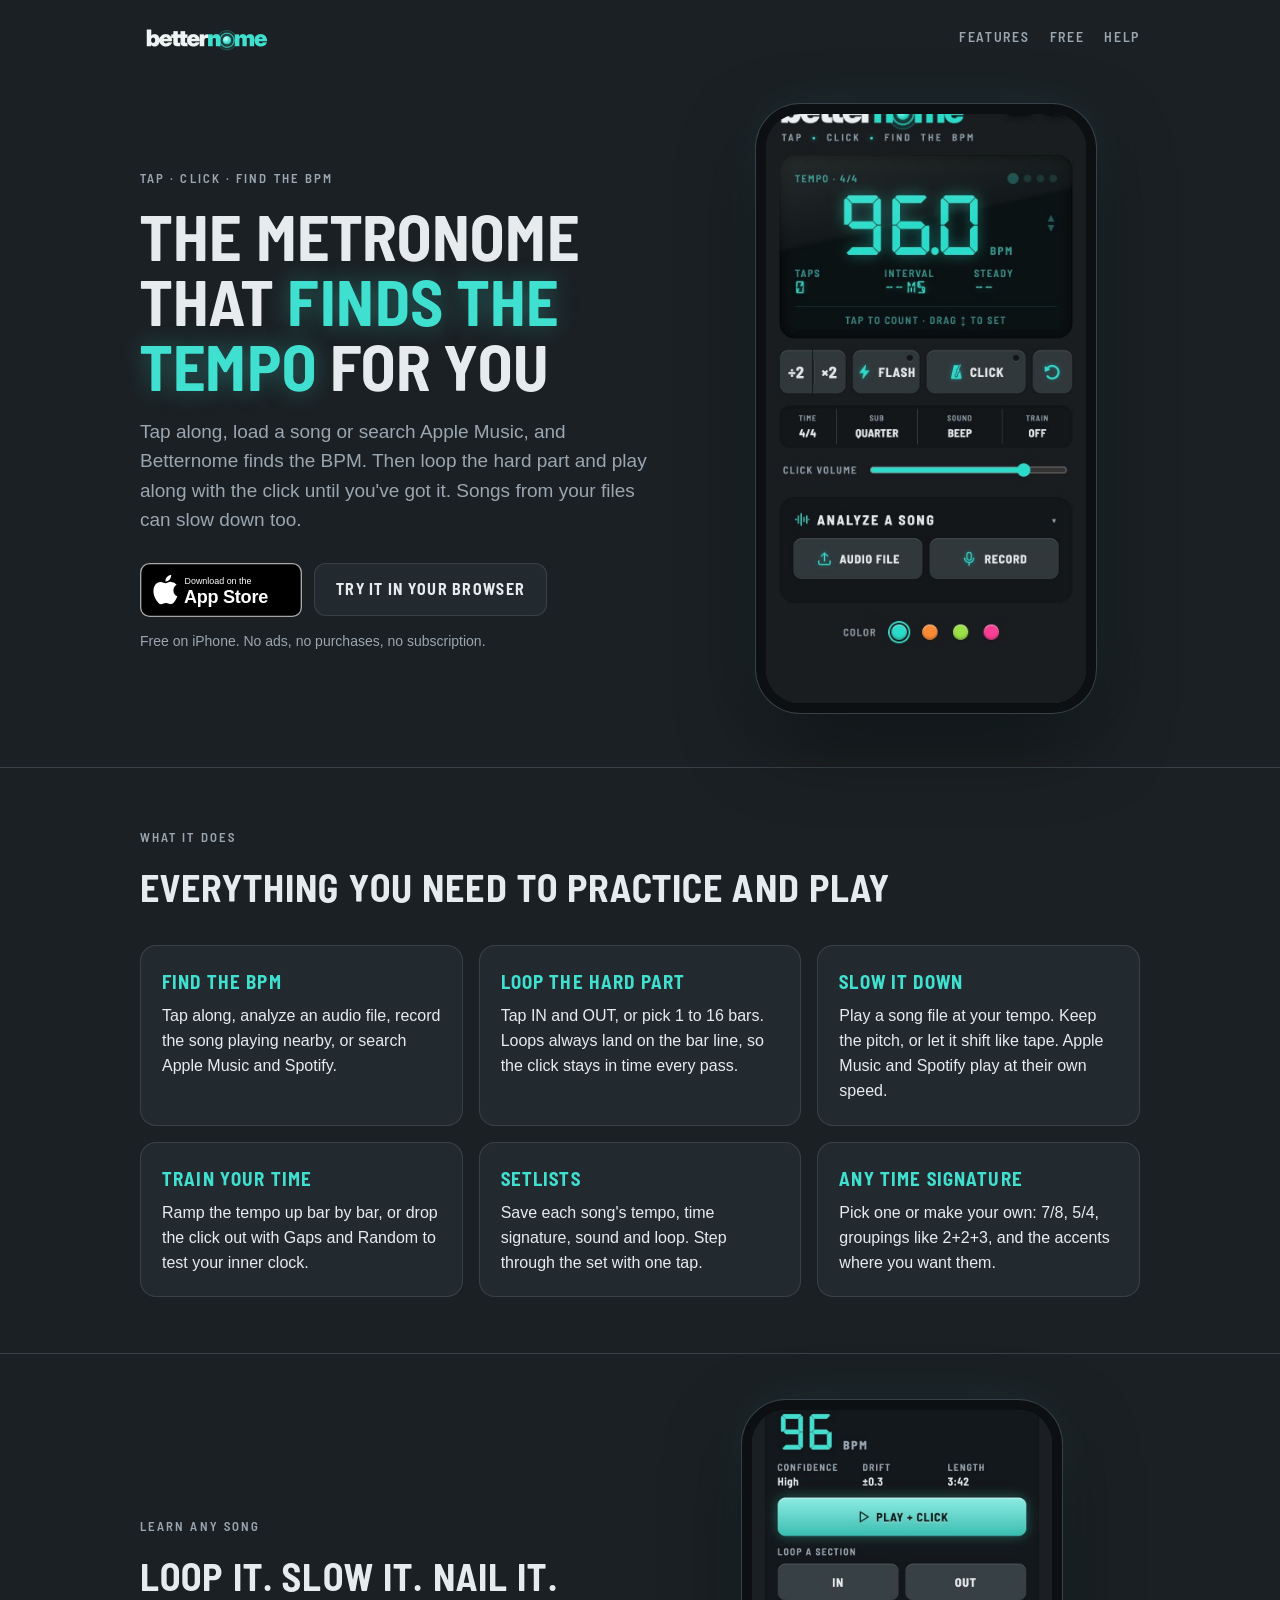
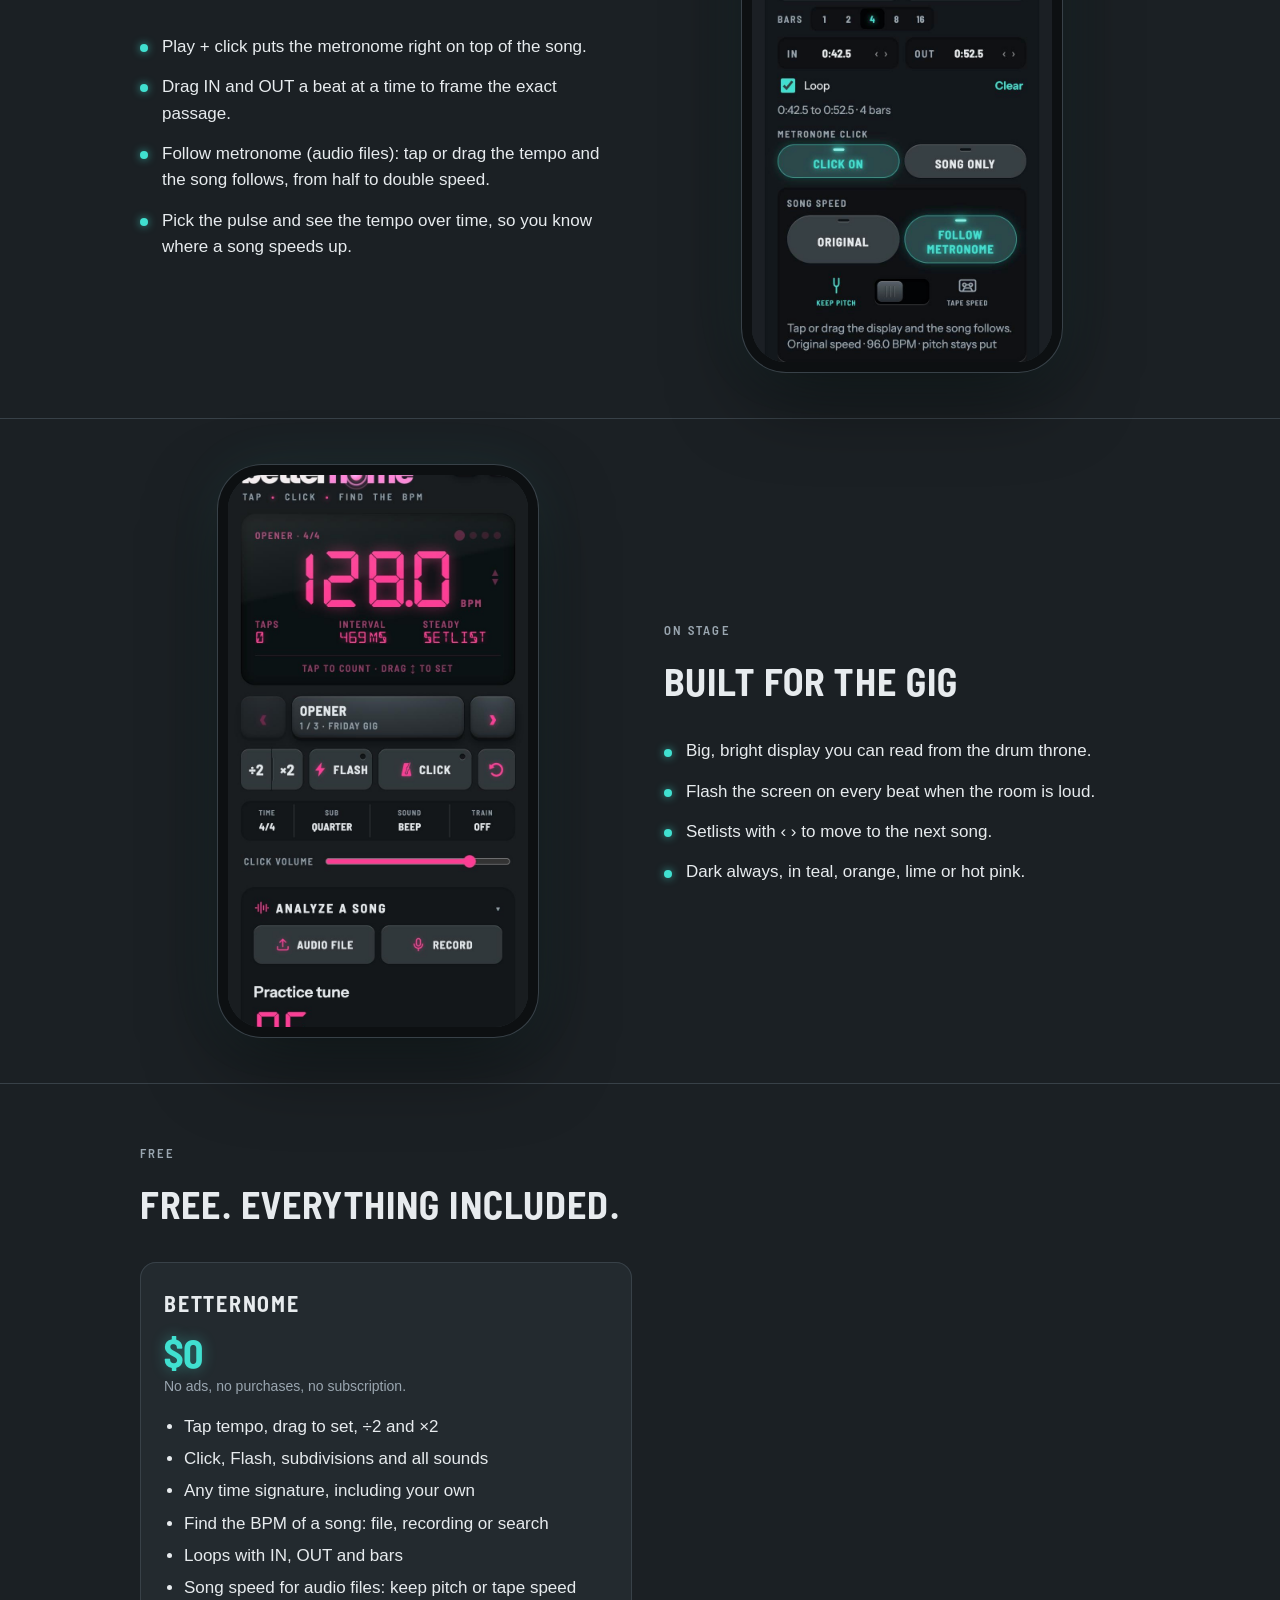
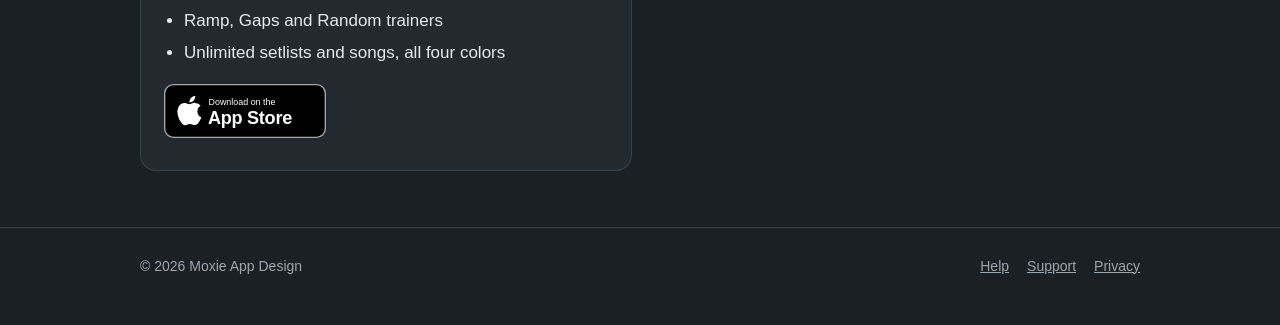
<file: index.html>
<!doctype html>
<html lang="en">
<head>
<meta charset="utf-8">
<meta name="viewport" content="width=device-width,initial-scale=1">
<title>Betternome · Tap, click, find the BPM</title>
<meta name="description" content="A metronome for iPhone that finds the BPM of any song, loops the hard part and slows down songs from your files so you can learn them.">
<meta property="og:title" content="Betternome · Tap, click, find the BPM">
<meta property="og:description" content="Find the tempo of any song, loop the hard part, slow down your audio files, and keep your setlists in one metronome.">
<meta property="og:image" content="https://betternome.app/assets/shot-tempo.jpg">
<meta name="theme-color" content="#1b2024">
<link rel="icon" href="assets/favicon.png">
<link rel="apple-touch-icon" href="assets/apple-touch-icon.png">
<link rel="stylesheet" href="style.css">
</head>
<body>
<header class="wrap top">
  <a href="/"><img src="assets/logo.png" alt="Betternome" width="458" height="118"></a>
  <nav><a href="#features">Features</a><a href="#free">Free</a><a href="help.html">Help</a></nav>
</header>

<main>
  <div class="wrap hero">
    <div>
      <span class="cap">Tap · Click · Find the BPM</span>
      <h1>The metronome that <em>finds the tempo</em> for you</h1>
      <p>Tap along, load a song or search Apple Music, and Betternome finds the BPM. Then loop the hard part and play along with the click until you've got it. Songs from your files can slow down too.</p>
      <div class="btns">
        <a class="appstore" href="https://apps.apple.com/app/betternome/id6824340040"><img src="assets/app-store-badge.svg" alt="Download on the App Store" width="162" height="54"></a>
        <a class="btn ghost" href="https://moxieappdesign.com/betternome/app/">Try it in your browser</a>
      </div>
      <p class="soon">Free on iPhone. No ads, no purchases, no subscription.</p>
    </div>
    <div class="phone"><img src="assets/shot-tempo.jpg" alt="Betternome showing 96 BPM on its display, with Flash, Click and the Time, Sub, Sound and Train settings" width="750" height="1380"></div>
  </div>

  <section id="features">
    <div class="wrap">
      <span class="cap">What it does</span>
      <h2>Everything you need to practice and play</h2>
      <div class="feats">
        <div class="feat"><h3>Find the BPM</h3><p>Tap along, analyze an audio file, record the song playing nearby, or search Apple Music and Spotify.</p></div>
        <div class="feat"><h3>Loop the hard part</h3><p>Tap IN and OUT, or pick 1 to 16 bars. Loops always land on the bar line, so the click stays in time every pass.</p></div>
        <div class="feat"><h3>Slow it down</h3><p>Play a song file at your tempo. Keep the pitch, or let it shift like tape. Apple Music and Spotify play at their own speed.</p></div>
        <div class="feat"><h3>Train your time</h3><p>Ramp the tempo up bar by bar, or drop the click out with Gaps and Random to test your inner clock.</p></div>
        <div class="feat"><h3>Setlists</h3><p>Save each song's tempo, time signature, sound and loop. Step through the set with one tap.</p></div>
        <div class="feat"><h3>Any time signature</h3><p>Pick one or make your own: 7/8, 5/4, groupings like 2+2+3, and the accents where you want them.</p></div>
      </div>
    </div>
  </section>

  <section>
    <div class="wrap split">
      <div>
        <span class="cap">Learn any song</span>
        <h2>Loop it. Slow it. Nail it.</h2>
        <ul>
          <li>Play + click puts the metronome right on top of the song.</li>
          <li>Drag IN and OUT a beat at a time to frame the exact passage.</li>
          <li>Follow metronome (audio files): tap or drag the tempo and the song follows, from half to double speed.</li>
          <li>Pick the pulse and see the tempo over time, so you know where a song speeds up.</li>
        </ul>
      </div>
      <div class="phone"><img src="assets/shot-loop.jpg" alt="A song loaded at 96 BPM, with Play + click, a 4-bar loop from 0:42.5 to 0:52.5 and Song speed set to Follow metronome" width="750" height="1380" loading="lazy"></div>
    </div>
  </section>

  <section>
    <div class="wrap split">
      <div class="phone"><img src="assets/shot-setlist.jpg" alt="Betternome in hot pink with the setlist song Opener at 128 BPM, song 1 of 3 in Friday gig" width="750" height="1380" loading="lazy"></div>
      <div>
        <span class="cap">On stage</span>
        <h2>Built for the gig</h2>
        <ul>
          <li>Big, bright display you can read from the drum throne.</li>
          <li>Flash the screen on every beat when the room is loud.</li>
          <li>Setlists with ‹ › to move to the next song.</li>
          <li>Dark always, in teal, orange, lime or hot pink.</li>
        </ul>
      </div>
    </div>
  </section>

  <section id="free">
    <div class="wrap">
      <span class="cap">Free</span>
      <h2>Free. Everything included.</h2>
      <div class="plans">
        <div class="plan">
          <h3>Betternome</h3>
          <div class="price">$0</div>
          <p class="note">No ads, no purchases, no subscription.</p>
          <ul>
            <li>Tap tempo, drag to set, ÷2 and ×2</li>
            <li>Click, Flash, subdivisions and all sounds</li>
            <li>Any time signature, including your own</li>
            <li>Find the BPM of a song: file, recording or search</li>
            <li>Loops with IN, OUT and bars</li>
            <li>Song speed for audio files: keep pitch or tape speed</li>
            <li>Ramp, Gaps and Random trainers</li>
            <li>Unlimited setlists and songs, all four colors</li>
          </ul>
          <a class="appstore" href="https://apps.apple.com/app/betternome/id6824340040"><img src="assets/app-store-badge.svg" alt="Download on the App Store" width="162" height="54"></a>
        </div>
      </div>
    </div>
  </section>
</main>

<footer>
  <div class="wrap">
    <span>© 2026 Moxie App Design</span>
    <nav><a href="help.html">Help</a><a href="support.html">Support</a><a href="privacy.html">Privacy</a></nav>
  </div>
</footer>
</body>
</html>
</file>
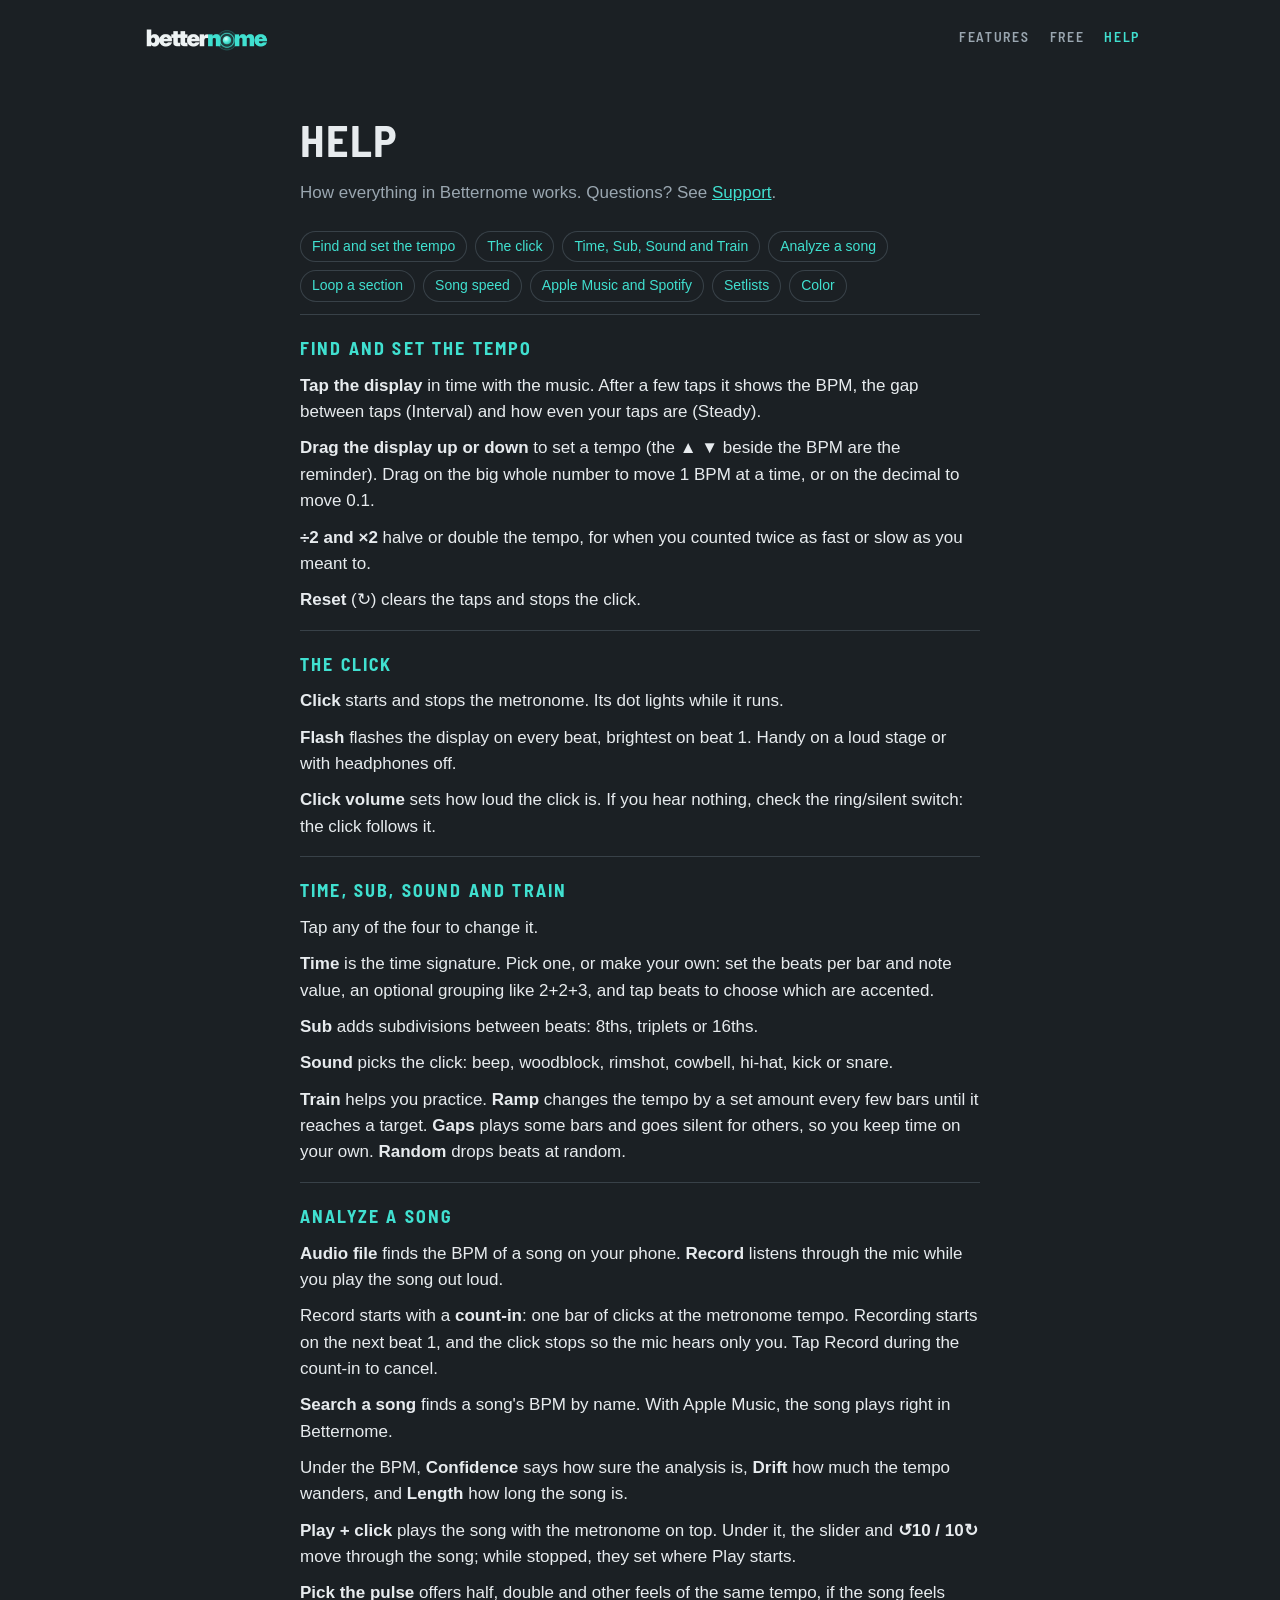
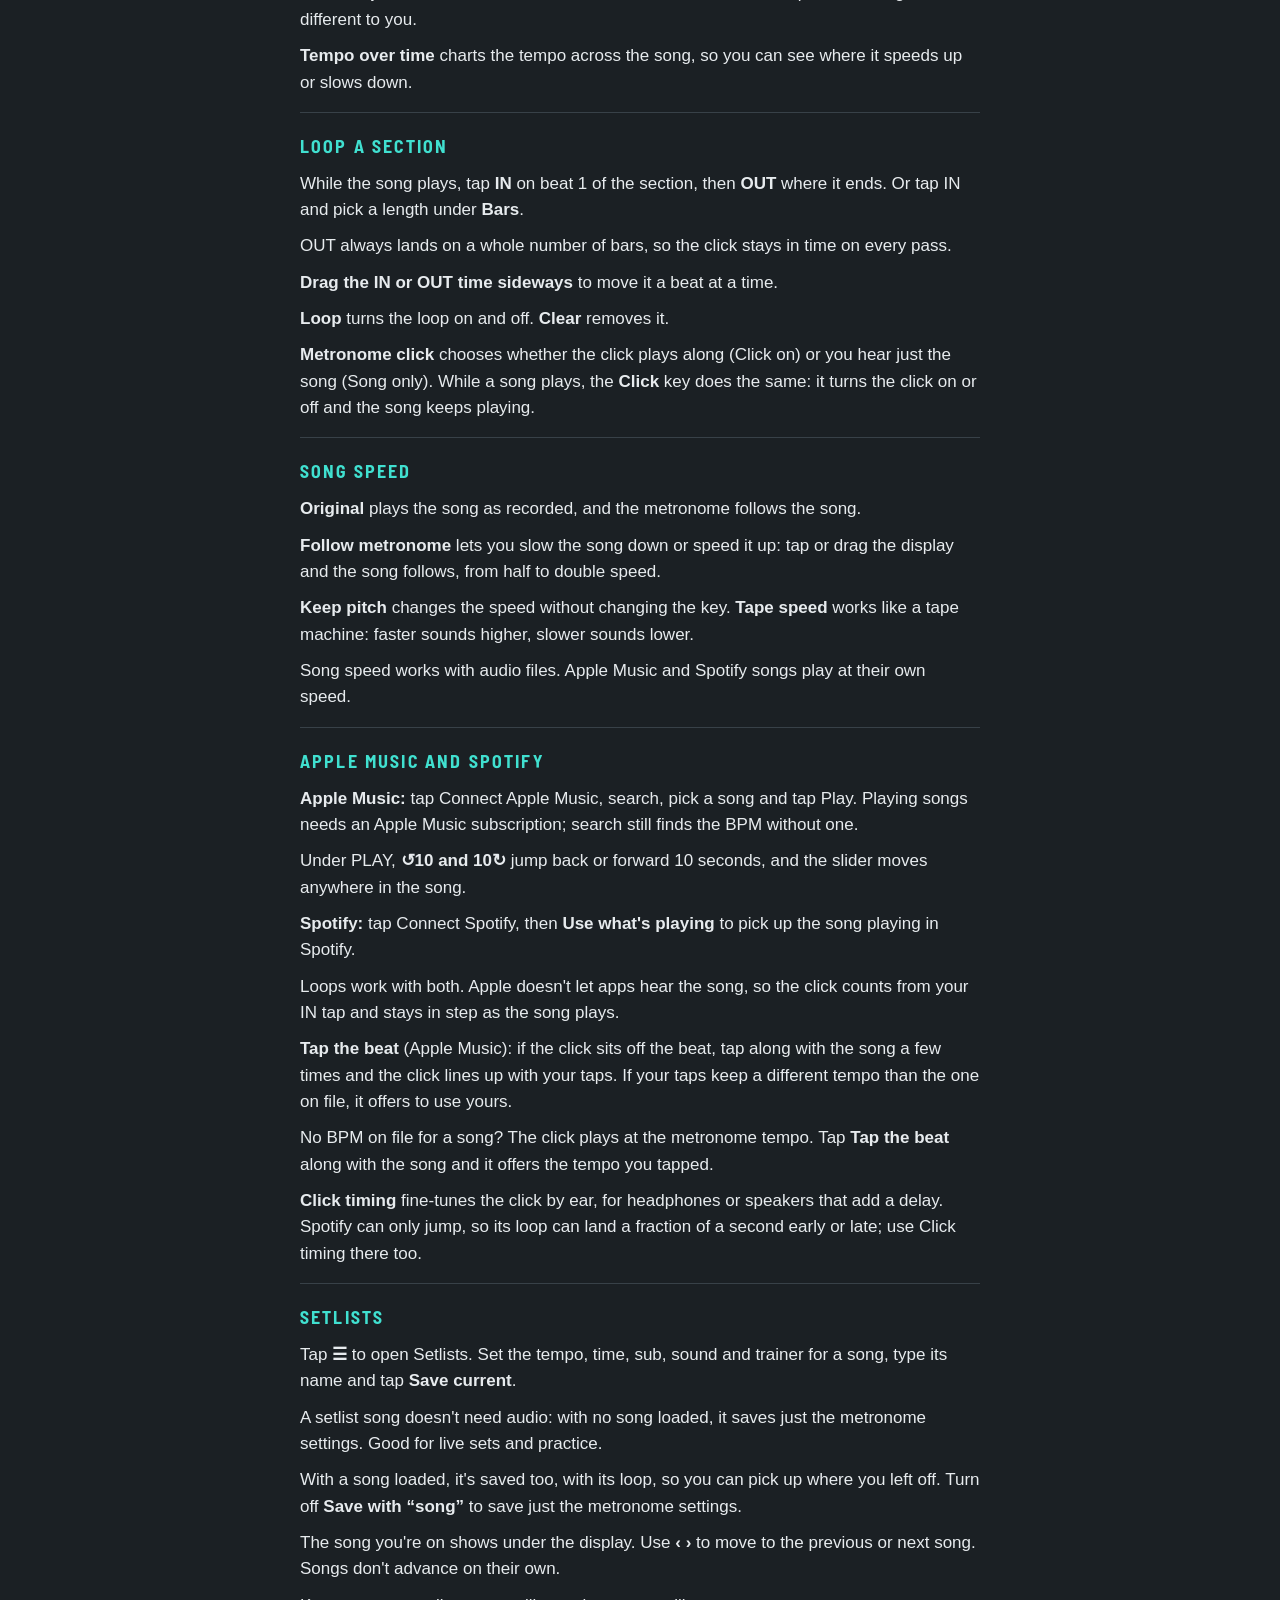
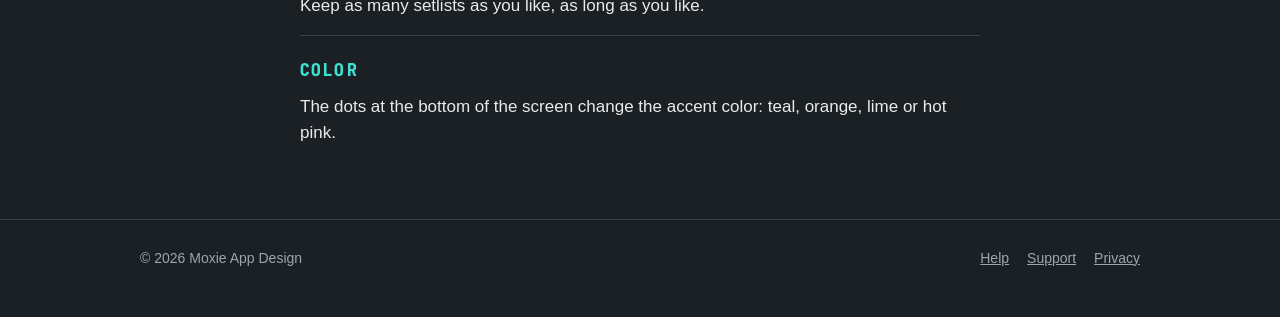
<file: help.html>
<!doctype html>
<html lang="en">
<head>
<meta charset="utf-8">
<meta name="viewport" content="width=device-width,initial-scale=1">
<title>Help · Betternome</title>
<meta name="description" content="How to use Betternome: tap and set the tempo, analyze songs, loop, slow down, setlists, Apple Music, and Spotify.">
<meta name="theme-color" content="#1b2024">
<link rel="icon" href="assets/favicon.png">
<link rel="apple-touch-icon" href="assets/apple-touch-icon.png">
<link rel="stylesheet" href="style.css">
</head>
<body>
<!-- Generated by scripts/build-help.js from help/content.js. Edit those, not this file. -->
<header class="wrap top">
  <a href="/"><img src="assets/logo.png" alt="Betternome" width="458" height="118"></a>
  <nav><a href="/#features">Features</a><a href="/#free">Free</a><a href="help.html" aria-current="page">Help</a></nav>
</header>
<main class="wrap page">
  <h1>Help</h1>
  <p class="lede">How everything in Betternome works. Questions? See <a href="support.html">Support</a>.</p>
  <nav class="toc"><a href="#help-tempo">Find and set the tempo</a><a href="#help-click">The click</a><a href="#help-settings">Time, Sub, Sound and Train</a><a href="#help-analyze">Analyze a song</a><a href="#help-loop">Loop a section</a><a href="#help-speed">Song speed</a><a href="#help-streaming">Apple Music and Spotify</a><a href="#help-setlists">Setlists</a><a href="#help-color">Color</a></nav>
<section class="hsec" id="help-tempo"><h3>Find and set the tempo</h3><p><b>Tap the display</b> in time with the music. After a few taps it shows the BPM, the gap between taps (Interval) and how even your taps are (Steady).</p><p><b>Drag the display up or down</b> to set a tempo (the ▲ ▼ beside the BPM are the reminder). Drag on the big whole number to move 1 BPM at a time, or on the decimal to move 0.1.</p><p><b>÷2 and ×2</b> halve or double the tempo, for when you counted twice as fast or slow as you meant to.</p><p><b>Reset</b> (↻) clears the taps and stops the click.</p></section>
<section class="hsec" id="help-click"><h3>The click</h3><p><b>Click</b> starts and stops the metronome. Its dot lights while it runs.</p><p><b>Flash</b> flashes the display on every beat, brightest on beat 1. Handy on a loud stage or with headphones off.</p><p><b>Click volume</b> sets how loud the click is. If you hear nothing, check the ring/silent switch: the click follows it.</p></section>
<section class="hsec" id="help-settings"><h3>Time, Sub, Sound and Train</h3><p>Tap any of the four to change it.</p><p><b>Time</b> is the time signature. Pick one, or make your own: set the beats per bar and note value, an optional grouping like 2+2+3, and tap beats to choose which are accented.</p><p><b>Sub</b> adds subdivisions between beats: 8ths, triplets or 16ths.</p><p><b>Sound</b> picks the click: beep, woodblock, rimshot, cowbell, hi-hat, kick or snare.</p><p><b>Train</b> helps you practice. <b>Ramp</b> changes the tempo by a set amount every few bars until it reaches a target. <b>Gaps</b> plays some bars and goes silent for others, so you keep time on your own. <b>Random</b> drops beats at random.</p></section>
<section class="hsec" id="help-analyze"><h3>Analyze a song</h3><p><b>Audio file</b> finds the BPM of a song on your phone. <b>Record</b> listens through the mic while you play the song out loud.</p><p>Record starts with a <b>count-in</b>: one bar of clicks at the metronome tempo. Recording starts on the next beat 1, and the click stops so the mic hears only you. Tap Record during the count-in to cancel.</p><p><b>Search a song</b> finds a song's BPM by name. With Apple Music, the song plays right in Betternome.</p><p>Under the BPM, <b>Confidence</b> says how sure the analysis is, <b>Drift</b> how much the tempo wanders, and <b>Length</b> how long the song is.</p><p><b>Play + click</b> plays the song with the metronome on top. Under it, the slider and <b>↺10 / 10↻</b> move through the song; while stopped, they set where Play starts.</p><p><b>Pick the pulse</b> offers half, double and other feels of the same tempo, if the song feels different to you.</p><p><b>Tempo over time</b> charts the tempo across the song, so you can see where it speeds up or slows down.</p></section>
<section class="hsec" id="help-loop"><h3>Loop a section</h3><p>While the song plays, tap <b>IN</b> on beat 1 of the section, then <b>OUT</b> where it ends. Or tap IN and pick a length under <b>Bars</b>.</p><p>OUT always lands on a whole number of bars, so the click stays in time on every pass.</p><p><b>Drag the IN or OUT time sideways</b> to move it a beat at a time.</p><p><b>Loop</b> turns the loop on and off. <b>Clear</b> removes it.</p><p><b>Metronome click</b> chooses whether the click plays along (Click on) or you hear just the song (Song only). While a song plays, the <b>Click</b> key does the same: it turns the click on or off and the song keeps playing.</p></section>
<section class="hsec" id="help-speed"><h3>Song speed</h3><p><b>Original</b> plays the song as recorded, and the metronome follows the song.</p><p><b>Follow metronome</b> lets you slow the song down or speed it up: tap or drag the display and the song follows, from half to double speed.</p><p><b>Keep pitch</b> changes the speed without changing the key. <b>Tape speed</b> works like a tape machine: faster sounds higher, slower sounds lower.</p><p>Song speed works with audio files. Apple Music and Spotify songs play at their own speed.</p></section>
<section class="hsec" id="help-streaming"><h3>Apple Music and Spotify</h3><p><b>Apple Music:</b> tap Connect Apple Music, search, pick a song and tap Play. Playing songs needs an Apple Music subscription; search still finds the BPM without one.</p><p>Under PLAY, <b>↺10 and 10↻</b> jump back or forward 10 seconds, and the slider moves anywhere in the song.</p><p><b>Spotify:</b> tap Connect Spotify, then <b>Use what's playing</b> to pick up the song playing in Spotify.</p><p>Loops work with both. Apple doesn't let apps hear the song, so the click counts from your IN tap and stays in step as the song plays.</p><p><b>Tap the beat</b> (Apple Music): if the click sits off the beat, tap along with the song a few times and the click lines up with your taps. If your taps keep a different tempo than the one on file, it offers to use yours.</p><p>No BPM on file for a song? The click plays at the metronome tempo. Tap <b>Tap the beat</b> along with the song and it offers the tempo you tapped.</p><p><b>Click timing</b> fine-tunes the click by ear, for headphones or speakers that add a delay. Spotify can only jump, so its loop can land a fraction of a second early or late; use Click timing there too.</p></section>
<section class="hsec" id="help-setlists"><h3>Setlists</h3><p>Tap <b>☰</b> to open Setlists. Set the tempo, time, sub, sound and trainer for a song, type its name and tap <b>Save current</b>.</p><p>A setlist song doesn't need audio: with no song loaded, it saves just the metronome settings. Good for live sets and practice.</p><p>With a song loaded, it's saved too, with its loop, so you can pick up where you left off. Turn off <b>Save with “song”</b> to save just the metronome settings.</p><p>The song you're on shows under the display. Use <b>‹ ›</b> to move to the previous or next song. Songs don't advance on their own.</p><p>Keep as many setlists as you like, as long as you like.</p></section>
<section class="hsec" id="help-color"><h3>Color</h3><p>The dots at the bottom of the screen change the accent color: teal, orange, lime or hot pink.</p></section>
</main>
<footer>
  <div class="wrap">
    <span>© 2026 Moxie App Design</span>
    <nav><a href="help.html" aria-current="page">Help</a><a href="support.html">Support</a><a href="privacy.html">Privacy</a></nav>
  </div>
</footer>
</body>
</html>
</file>
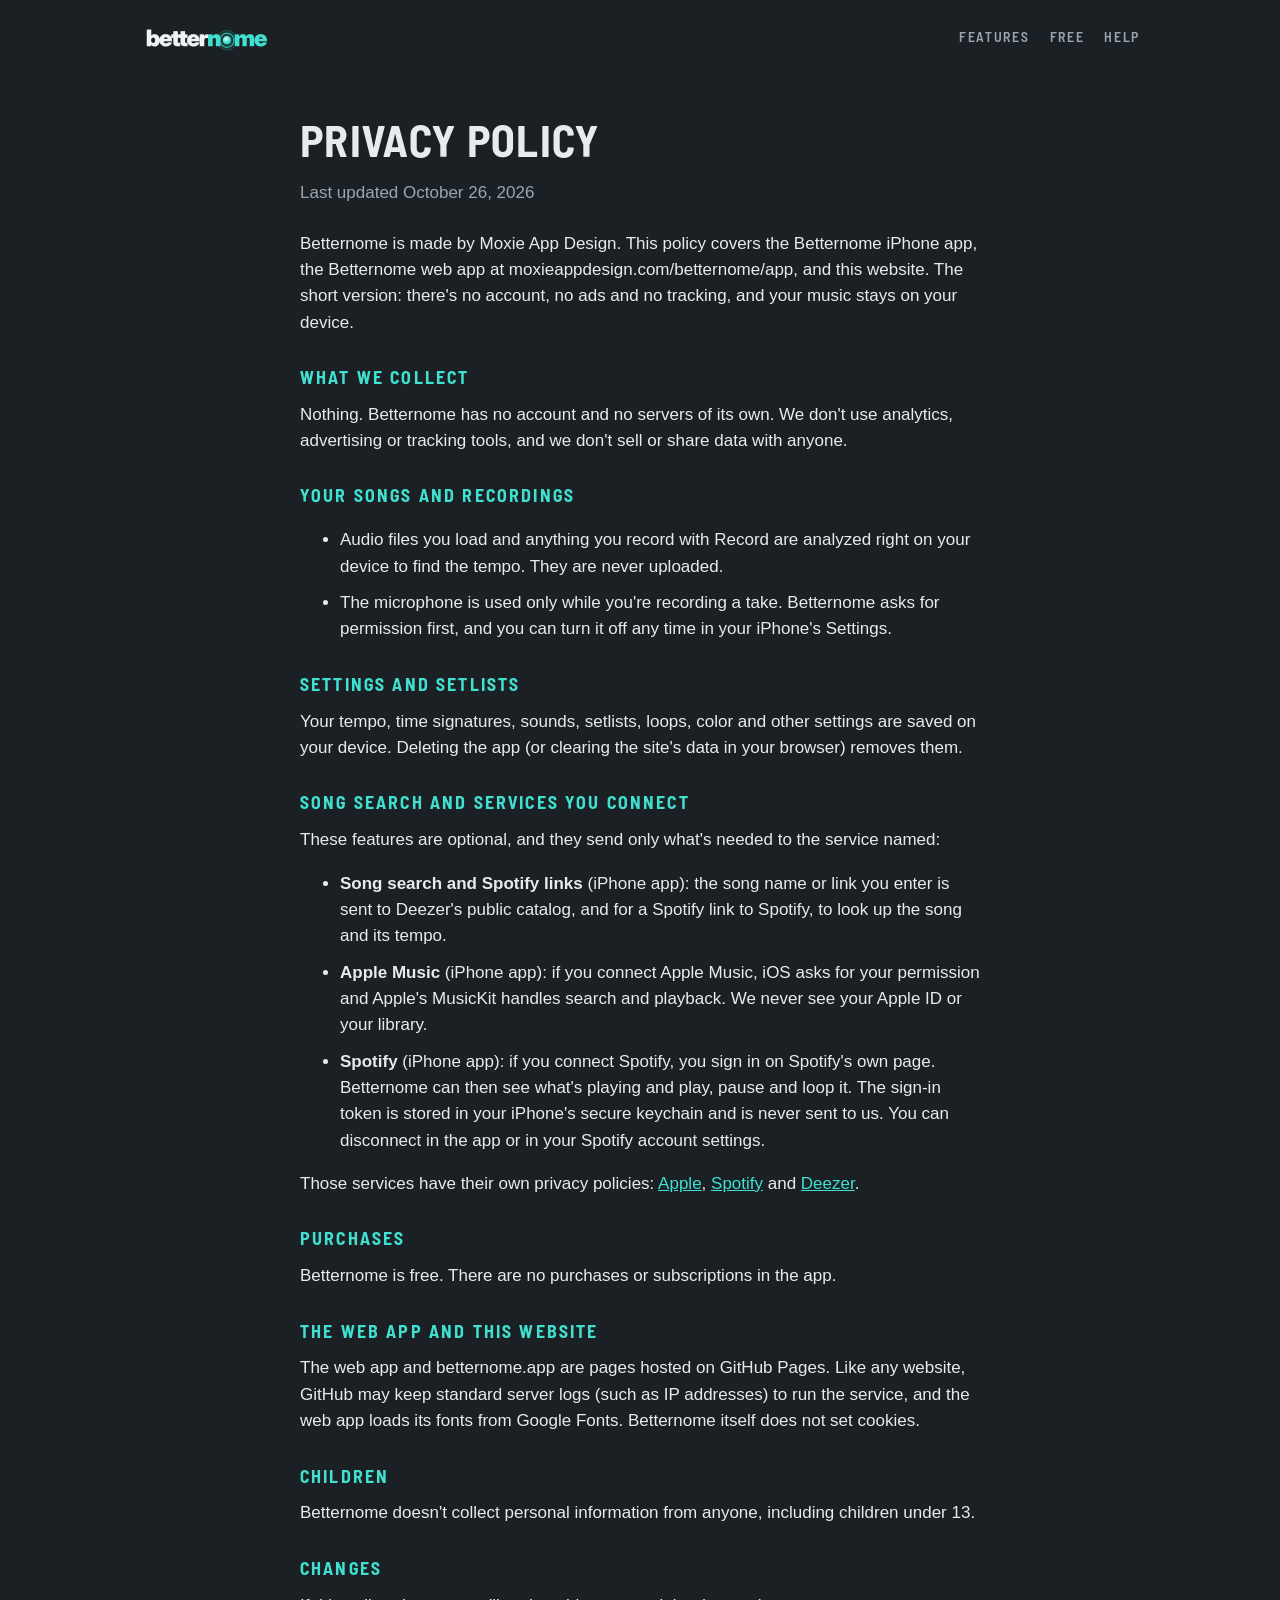
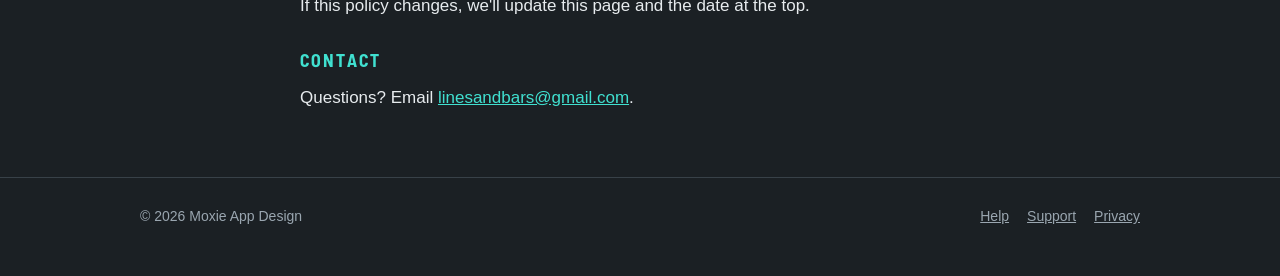
<file: privacy.html>
<!doctype html>
<html lang="en">
<head>
<meta charset="utf-8">
<meta name="viewport" content="width=device-width,initial-scale=1">
<title>Privacy · Betternome</title>
<meta name="description" content="Betternome's privacy policy: no account, no ads, no tracking, and your music stays on your device.">
<meta name="theme-color" content="#1b2024">
<link rel="icon" href="assets/favicon.png">
<link rel="apple-touch-icon" href="assets/apple-touch-icon.png">
<link rel="stylesheet" href="style.css">
</head>
<body>
<header class="wrap top">
  <a href="/"><img src="assets/logo.png" alt="Betternome" width="458" height="118"></a>
  <nav><a href="/#features">Features</a><a href="/#free">Free</a><a href="help.html">Help</a></nav>
</header>

<main class="wrap page">
  <h1>Privacy Policy</h1>
  <p class="lede">Last updated October 26, 2026</p>

  <p>Betternome is made by Moxie App Design. This policy covers the Betternome iPhone app, the Betternome web app at moxieappdesign.com/betternome/app, and this website. The short version: there's no account, no ads and no tracking, and your music stays on your device.</p>

  <h2>What we collect</h2>
  <p>Nothing. Betternome has no account and no servers of its own. We don't use analytics, advertising or tracking tools, and we don't sell or share data with anyone.</p>

  <h2>Your songs and recordings</h2>
  <ul>
    <li>Audio files you load and anything you record with Record are analyzed right on your device to find the tempo. They are never uploaded.</li>
    <li>The microphone is used only while you're recording a take. Betternome asks for permission first, and you can turn it off any time in your iPhone's Settings.</li>
  </ul>

  <h2>Settings and setlists</h2>
  <p>Your tempo, time signatures, sounds, setlists, loops, color and other settings are saved on your device. Deleting the app (or clearing the site's data in your browser) removes them.</p>

  <h2>Song search and services you connect</h2>
  <p>These features are optional, and they send only what's needed to the service named:</p>
  <ul>
    <li><b>Song search and Spotify links</b> (iPhone app): the song name or link you enter is sent to Deezer's public catalog, and for a Spotify link to Spotify, to look up the song and its tempo.</li>
    <li><b>Apple Music</b> (iPhone app): if you connect Apple Music, iOS asks for your permission and Apple's MusicKit handles search and playback. We never see your Apple ID or your library.</li>
    <li><b>Spotify</b> (iPhone app): if you connect Spotify, you sign in on Spotify's own page. Betternome can then see what's playing and play, pause and loop it. The sign-in token is stored in your iPhone's secure keychain and is never sent to us. You can disconnect in the app or in your Spotify account settings.</li>
  </ul>
  <p>Those services have their own privacy policies: <a href="https://www.apple.com/legal/privacy/">Apple</a>, <a href="https://www.spotify.com/legal/privacy-policy/">Spotify</a> and <a href="https://www.deezer.com/legal/personal-datas">Deezer</a>.</p>

  <h2>Purchases</h2>
  <p>Betternome is free. There are no purchases or subscriptions in the app.</p>

  <h2>The web app and this website</h2>
  <p>The web app and betternome.app are pages hosted on GitHub Pages. Like any website, GitHub may keep standard server logs (such as IP addresses) to run the service, and the web app loads its fonts from Google Fonts. Betternome itself does not set cookies.</p>

  <h2>Children</h2>
  <p>Betternome doesn't collect personal information from anyone, including children under 13.</p>

  <h2>Changes</h2>
  <p>If this policy changes, we'll update this page and the date at the top.</p>

  <h2>Contact</h2>
  <p>Questions? Email <a href="mailto:linesandbars@gmail.com">linesandbars@gmail.com</a>.</p>
</main>

<footer>
  <div class="wrap">
    <span>© 2026 Moxie App Design</span>
    <nav><a href="help.html">Help</a><a href="support.html">Support</a><a href="privacy.html" aria-current="page">Privacy</a></nav>
  </div>
</footer>
</body>
</html>
</file>
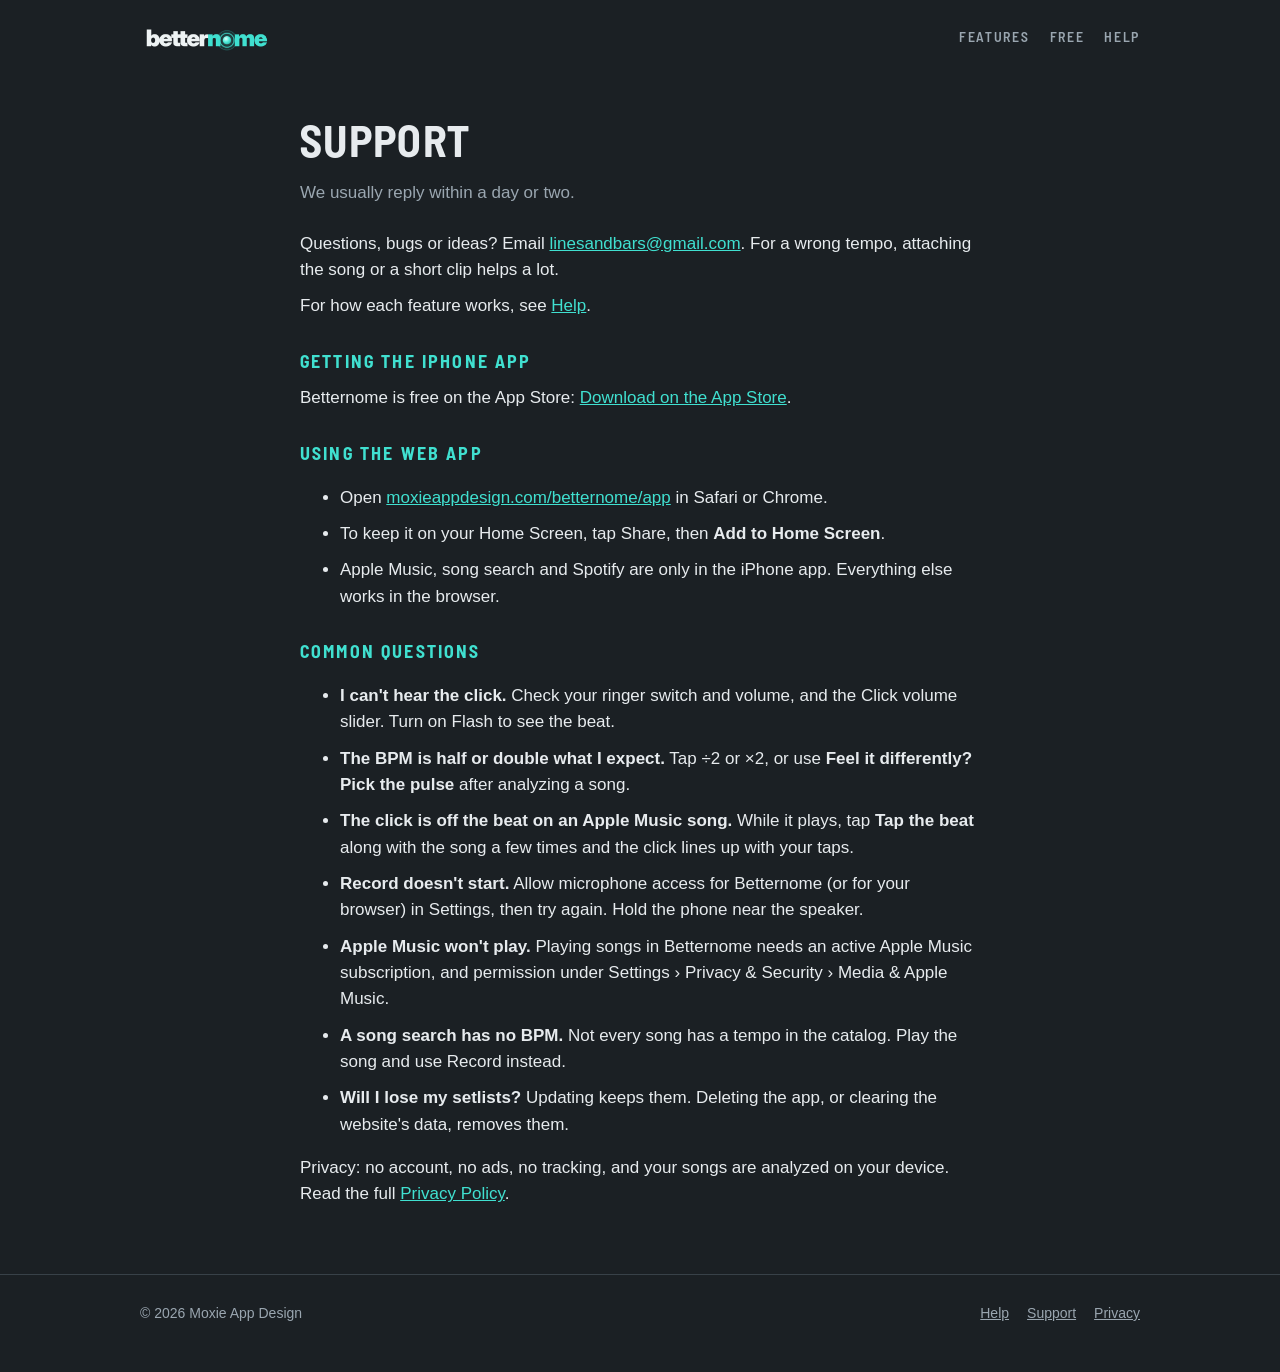
<file: support.html>
<!doctype html>
<html lang="en">
<head>
<meta charset="utf-8">
<meta name="viewport" content="width=device-width,initial-scale=1">
<title>Support · Betternome</title>
<meta name="description" content="Get help with Betternome: contact, the iPhone app, the web app and common questions.">
<meta name="theme-color" content="#1b2024">
<link rel="icon" href="assets/favicon.png">
<link rel="apple-touch-icon" href="assets/apple-touch-icon.png">
<link rel="stylesheet" href="style.css">
</head>
<body>
<header class="wrap top">
  <a href="/"><img src="assets/logo.png" alt="Betternome" width="458" height="118"></a>
  <nav><a href="/#features">Features</a><a href="/#free">Free</a><a href="help.html">Help</a></nav>
</header>

<main class="wrap page">
  <h1>Support</h1>
  <p class="lede">We usually reply within a day or two.</p>

  <p>Questions, bugs or ideas? Email <a href="mailto:linesandbars@gmail.com">linesandbars@gmail.com</a>. For a wrong tempo, attaching the song or a short clip helps a lot.</p>
  <p>For how each feature works, see <a href="help.html">Help</a>.</p>

  <h2 id="iphone">Getting the iPhone app</h2>
  <p>Betternome is free on the App Store: <a href="https://apps.apple.com/app/betternome/id6824340040">Download on the App Store</a>.</p>

  <h2>Using the web app</h2>
  <ul>
    <li>Open <a href="https://moxieappdesign.com/betternome/app/">moxieappdesign.com/betternome/app</a> in Safari or Chrome.</li>
    <li>To keep it on your Home Screen, tap Share, then <b>Add to Home Screen</b>.</li>
    <li>Apple Music, song search and Spotify are only in the iPhone app. Everything else works in the browser.</li>
  </ul>


  <h2>Common questions</h2>
  <ul>
    <li><b>I can't hear the click.</b> Check your ringer switch and volume, and the Click volume slider. Turn on Flash to see the beat.</li>
    <li><b>The BPM is half or double what I expect.</b> Tap ÷2 or ×2, or use <b>Feel it differently? Pick the pulse</b> after analyzing a song.</li>
    <li><b>The click is off the beat on an Apple Music song.</b> While it plays, tap <b>Tap the beat</b> along with the song a few times and the click lines up with your taps.</li>
    <li><b>Record doesn't start.</b> Allow microphone access for Betternome (or for your browser) in Settings, then try again. Hold the phone near the speaker.</li>
    <li><b>Apple Music won't play.</b> Playing songs in Betternome needs an active Apple Music subscription, and permission under Settings › Privacy &amp; Security › Media &amp; Apple Music.</li>
    <li><b>A song search has no BPM.</b> Not every song has a tempo in the catalog. Play the song and use Record instead.</li>
    <li><b>Will I lose my setlists?</b> Updating keeps them. Deleting the app, or clearing the website's data, removes them.</li>
  </ul>

  <p>Privacy: no account, no ads, no tracking, and your songs are analyzed on your device. Read the full <a href="privacy.html">Privacy Policy</a>.</p>
</main>

<footer>
  <div class="wrap">
    <span>© 2026 Moxie App Design</span>
    <nav><a href="help.html">Help</a><a href="support.html" aria-current="page">Support</a><a href="privacy.html">Privacy</a></nav>
  </div>
</footer>
</body>
</html>
</file>
<file: style.css>
/* betternome.app: same dark look and teal accent as the app */
@font-face{font-family:"BSC";font-weight:600;font-display:swap;src:url(assets/bsc-600.woff2) format("woff2")}
@font-face{font-family:"BSC";font-weight:700;font-display:swap;src:url(assets/bsc-700.woff2) format("woff2")}
@font-face{font-family:"DSEG7";font-display:swap;src:url(assets/dseg7.woff2) format("woff2")}
:root{color-scheme:dark;--bg:#1b2024;--panel:#232a2f;--tray:rgba(0,0,0,.22);--ink:#e7ebee;--muted:#9aa6b0;--line:#384148;
  --acc:#40e0d0;--acc-ink:#06201d;--f-display:"BSC",-apple-system,BlinkMacSystemFont,sans-serif;--f-seg:"DSEG7",ui-monospace,monospace}
*{box-sizing:border-box}
body{margin:0;background:var(--bg);color:var(--ink);font:17px/1.55 -apple-system,BlinkMacSystemFont,"Segoe UI",Roboto,sans-serif;-webkit-font-smoothing:antialiased}
a{color:var(--acc)}
.wrap{max-width:1040px;margin:0 auto;padding:0 20px}
.cap{font-family:var(--f-display);font-weight:600;font-size:13px;letter-spacing:.16em;text-transform:uppercase;color:var(--muted)}

/* header */
.top{display:flex;align-items:center;justify-content:space-between;gap:16px;padding-top:20px;padding-bottom:20px}
.top img{height:34px;width:auto;display:block}
.top nav{display:flex;gap:20px}
.top nav a{font-family:var(--f-display);font-weight:600;font-size:14px;letter-spacing:.12em;text-transform:uppercase;color:var(--muted);text-decoration:none}
.top nav a:hover,.top nav a[aria-current]{color:var(--acc)}

/* hero */
.hero{display:grid;grid-template-columns:minmax(0,1.1fr) minmax(0,.9fr);gap:48px;align-items:center;padding-top:40px;padding-bottom:64px}
.hero h1{font-family:var(--f-display);font-weight:700;font-size:clamp(40px,6vw,64px);line-height:1.02;letter-spacing:.01em;text-transform:uppercase;margin:12px 0 18px}
.hero h1 em{font-style:normal;color:var(--acc);text-shadow:0 0 24px rgba(64,224,208,.35)}
.hero p{font-size:19px;color:var(--muted);margin:0 0 28px;max-width:34em}
.btns{display:flex;flex-wrap:wrap;gap:12px;align-items:center}
.btn{display:inline-flex;align-items:center;gap:8px;padding:14px 22px;border-radius:12px;font-family:var(--f-display);font-weight:700;font-size:16px;letter-spacing:.08em;text-transform:uppercase;text-decoration:none}
.btn.primary{background:linear-gradient(180deg,#7ff3e7,#22c2b2);color:var(--acc-ink);box-shadow:0 0 22px rgba(64,224,208,.3)}
.btn.ghost{color:var(--ink);background:var(--panel);box-shadow:inset 0 0 0 1px var(--line)}
.appstore{display:inline-block;line-height:0}.appstore img{height:54px;width:auto}.plan .appstore{margin-top:18px}
.hero .soon{font-size:14px;color:var(--muted);margin:14px 0 0}
.phone{justify-self:center;width:min(320px,80vw);border-radius:34px;overflow:hidden;box-shadow:0 0 0 10px #0d1012,0 0 0 11px var(--line),0 30px 80px rgba(0,0,0,.55),0 0 60px rgba(64,224,208,.12)}
.phone img{display:block;width:100%;height:auto}

/* features */
section{padding:56px 0;border-top:1px solid var(--line)}
section h2{font-family:var(--f-display);font-weight:700;font-size:clamp(28px,4vw,38px);text-transform:uppercase;letter-spacing:.03em;margin:8px 0 28px}
.feats{display:grid;grid-template-columns:repeat(3,minmax(0,1fr));gap:16px}
.feat{background:var(--panel);border-radius:16px;padding:22px;box-shadow:inset 0 0 0 1px var(--line)}
.feat h3{font-family:var(--f-display);font-weight:700;font-size:19px;letter-spacing:.06em;text-transform:uppercase;color:var(--acc);margin:0 0 8px}
.feat p{margin:0;color:var(--ink);font-size:16px}
.split{display:grid;grid-template-columns:minmax(0,1fr) minmax(0,1fr);gap:48px;align-items:center}
.split .phone{width:min(300px,78vw)}
.split ul{margin:0;padding:0;list-style:none;display:grid;gap:14px}
.split li{padding-left:22px;position:relative}
.split li::before{content:"";position:absolute;left:0;top:.6em;width:8px;height:8px;border-radius:50%;background:var(--acc);box-shadow:0 0 8px rgba(64,224,208,.7)}

/* free vs pro */
.plans{display:grid;grid-template-columns:minmax(0,1fr) minmax(0,1fr);gap:16px}
.plan{background:var(--panel);border-radius:16px;padding:24px;box-shadow:inset 0 0 0 1px var(--line)}
.plan.pro{box-shadow:inset 0 0 0 1.5px var(--acc),0 0 30px rgba(64,224,208,.1)}
.plan h3{font-family:var(--f-display);font-weight:700;font-size:22px;letter-spacing:.08em;text-transform:uppercase;margin:0}
.plan .price{font-family:var(--f-display);font-weight:700;font-size:40px;line-height:1.1;color:var(--acc);margin:10px 0 2px;text-shadow:0 0 14px rgba(64,224,208,.4)}
.plan .note{font-size:14px;color:var(--muted);margin:0 0 16px}
.plan ul{margin:0;padding-left:20px;display:grid;gap:6px}

/* footer */
footer{border-top:1px solid var(--line);padding:28px 0 48px;color:var(--muted);font-size:14px}
footer .wrap{display:flex;flex-wrap:wrap;gap:12px 24px;justify-content:space-between}
footer nav{display:flex;flex-wrap:wrap;gap:18px}
footer a{color:var(--muted)}

/* text pages: help and privacy */
.page{max-width:720px;padding-top:24px;padding-bottom:56px}
.page h1{font-family:var(--f-display);font-weight:700;font-size:clamp(32px,5vw,44px);text-transform:uppercase;letter-spacing:.03em;margin:8px 0 6px}
.page .lede{color:var(--muted);margin:0 0 24px}
.toc{display:flex;flex-wrap:wrap;gap:8px;margin:0 0 12px}
.toc a{font-size:14px;text-decoration:none;border-radius:999px;padding:5px 12px;box-shadow:inset 0 0 0 1px var(--line)}
.hsec{border-top:1px solid var(--line);padding:20px 0 6px;scroll-margin-top:16px}
.hsec h3,.page h2{font-family:var(--f-display);font-weight:700;font-size:18px;letter-spacing:.12em;text-transform:uppercase;color:var(--acc);margin:0 0 10px}
.page h2{margin-top:28px}
.hsec p,.page p,.page li{margin:0 0 10px}
.hsec b{color:var(--ink);font-weight:650}

@media (max-width:820px){
  .hero,.split{grid-template-columns:minmax(0,1fr);gap:36px}
  .hero{padding-top:16px}
  .feats{grid-template-columns:minmax(0,1fr)}
  .plans{grid-template-columns:minmax(0,1fr)}
  .split .phone{order:-1}
}
@media (max-width:480px){.top nav{gap:12px}.top nav a{font-size:13px;letter-spacing:.08em}.top img{height:26px}body{font-size:16px}}
</file>
